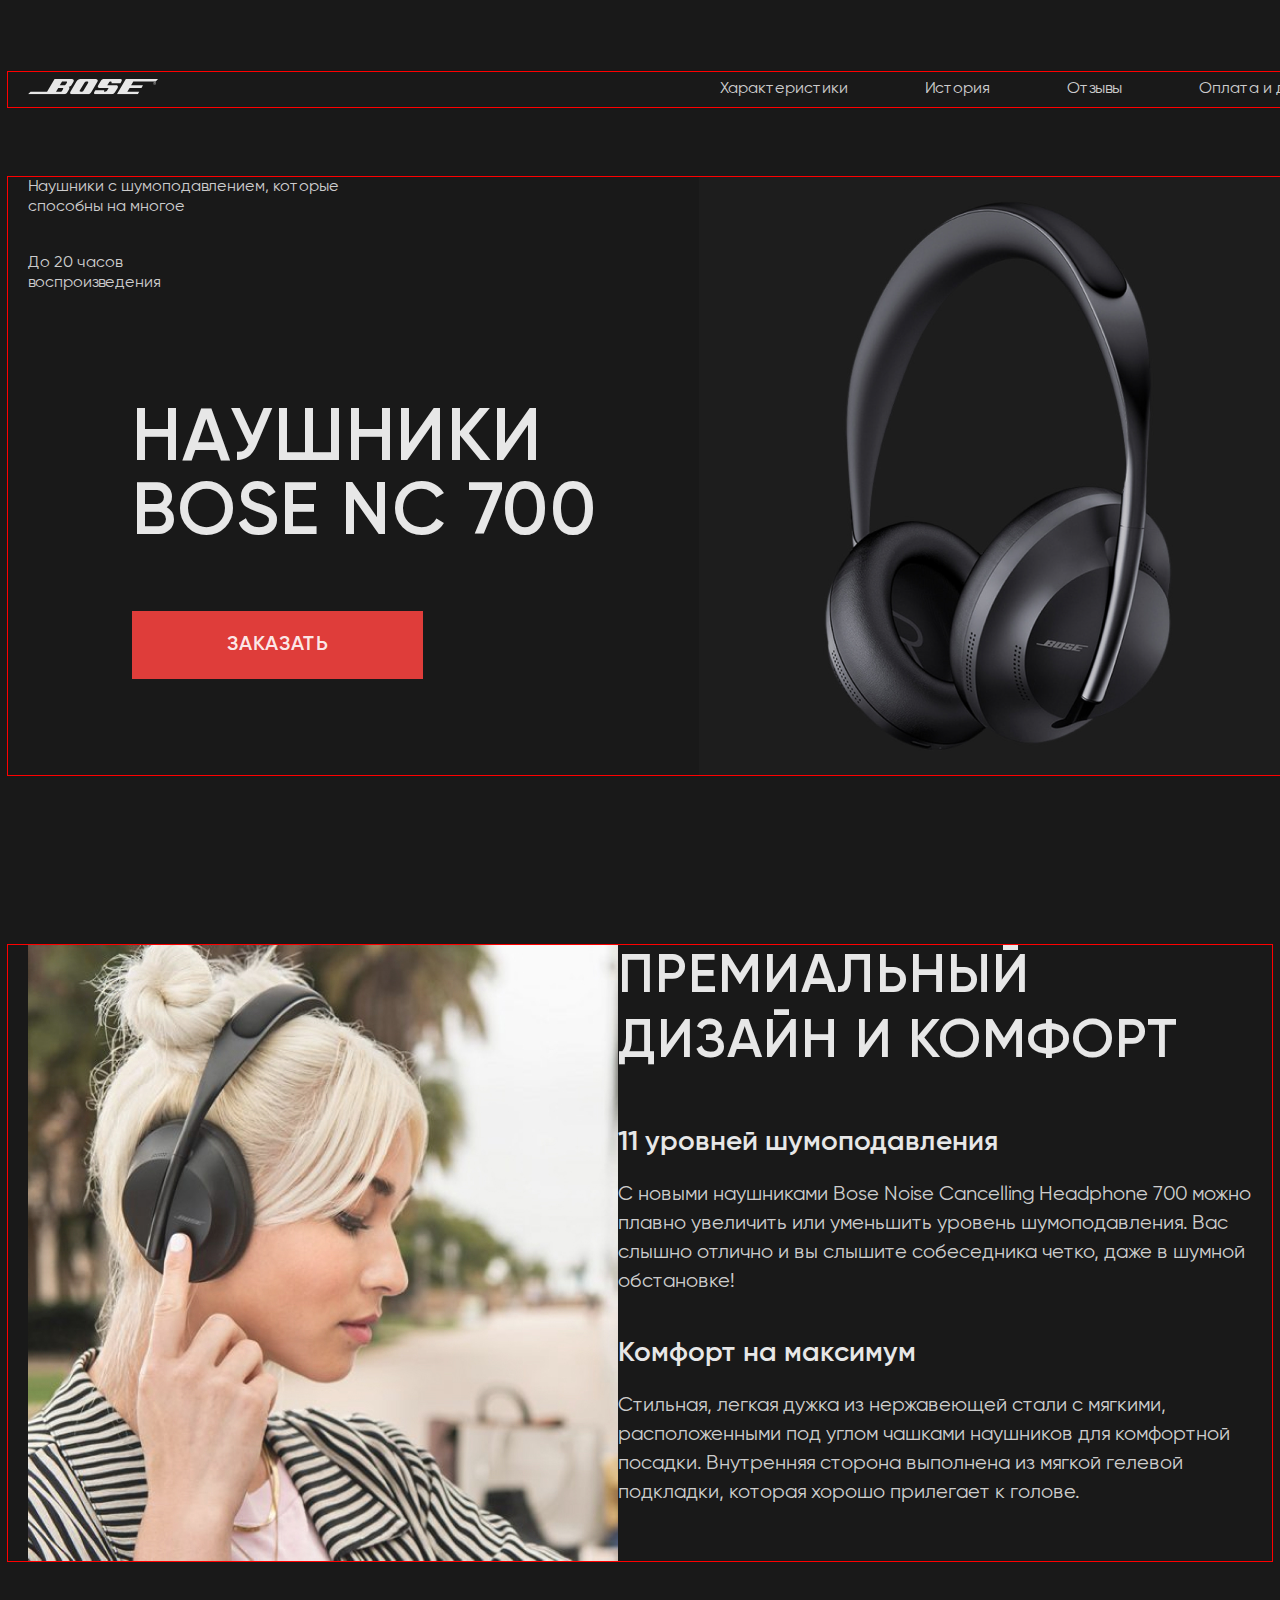
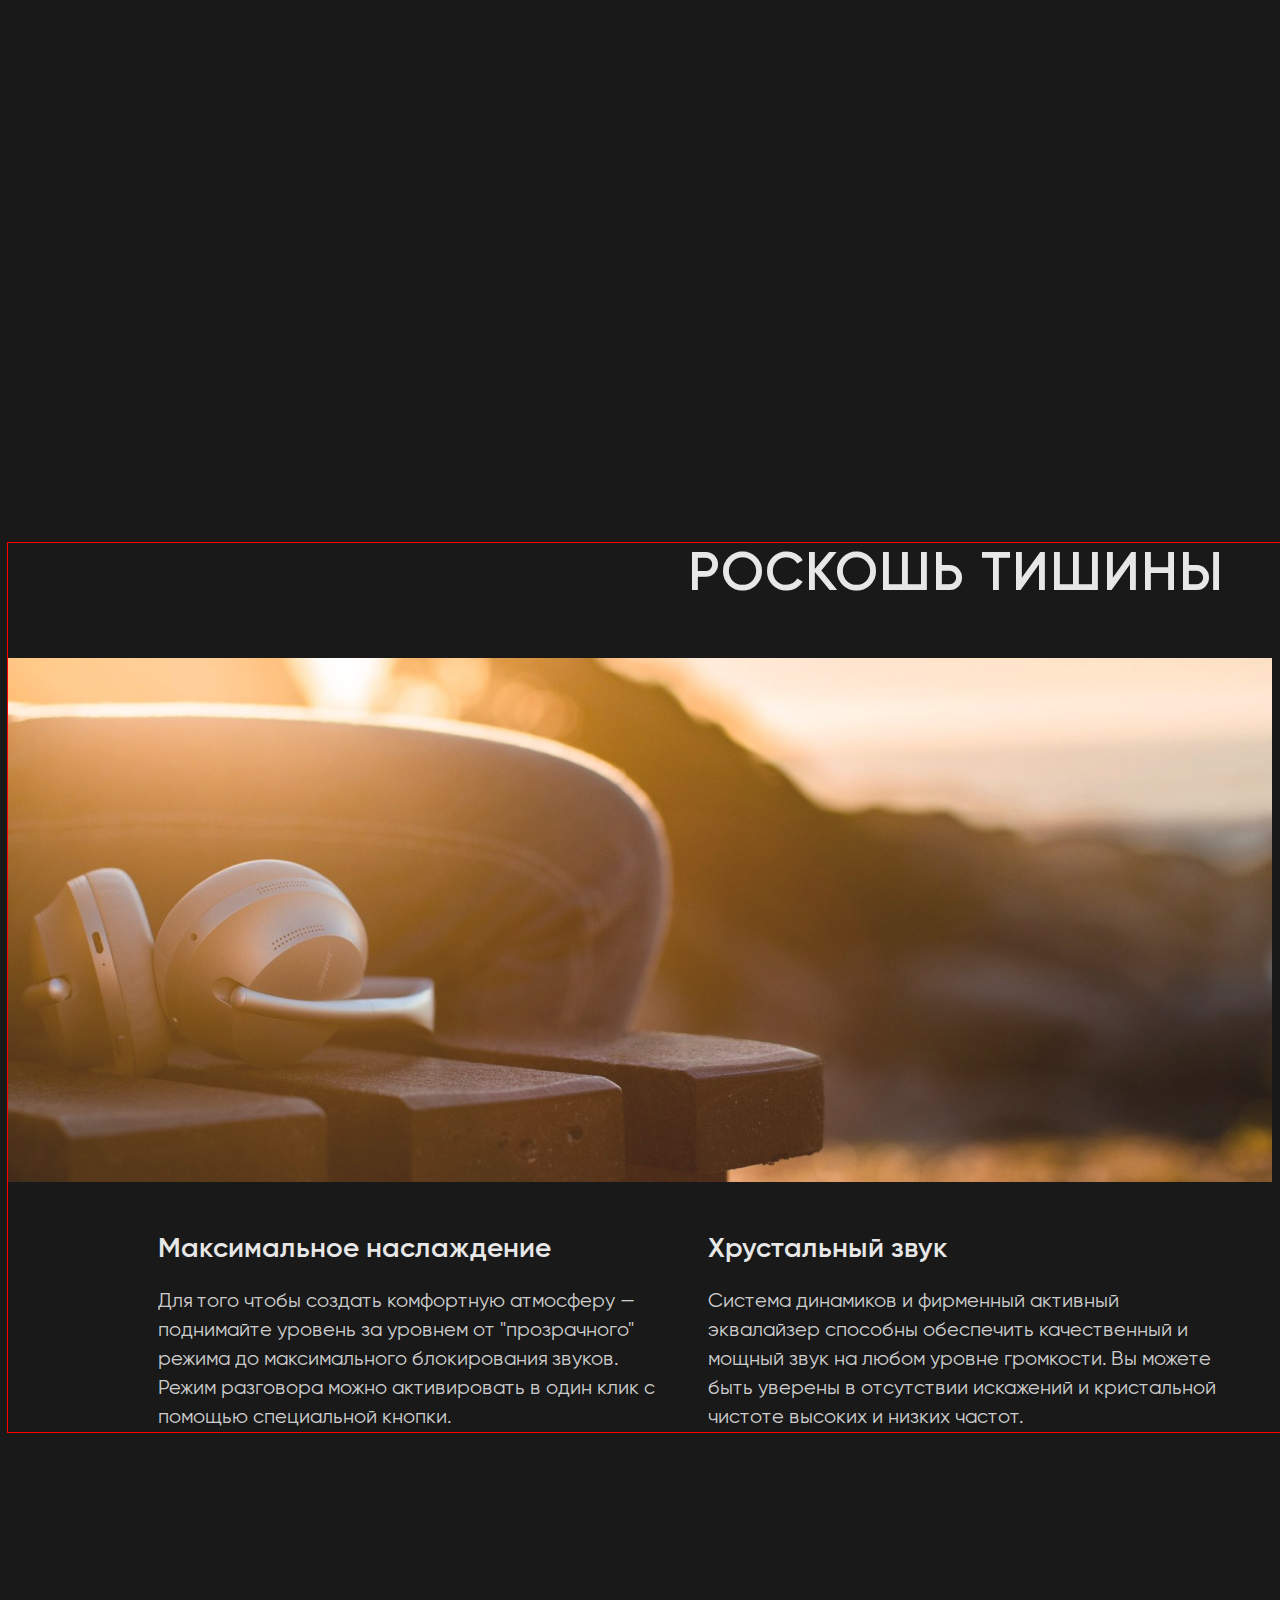
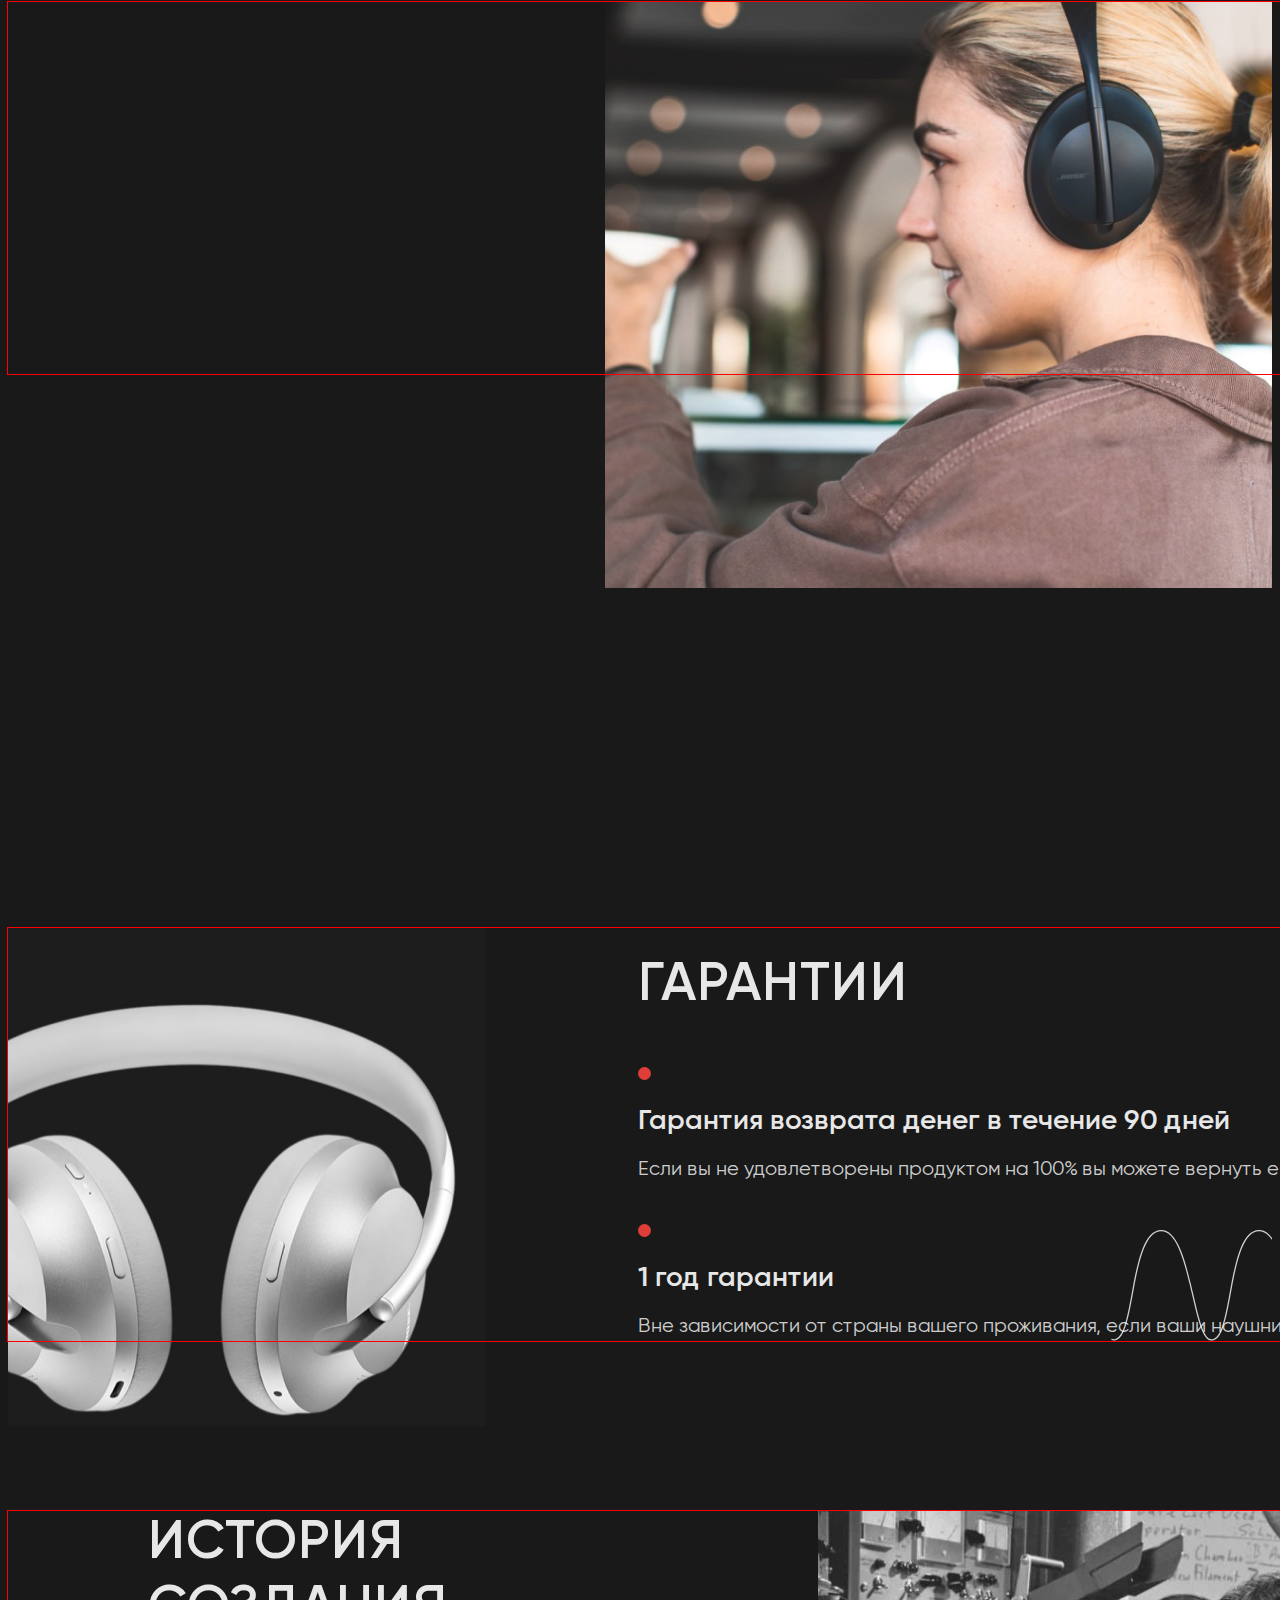
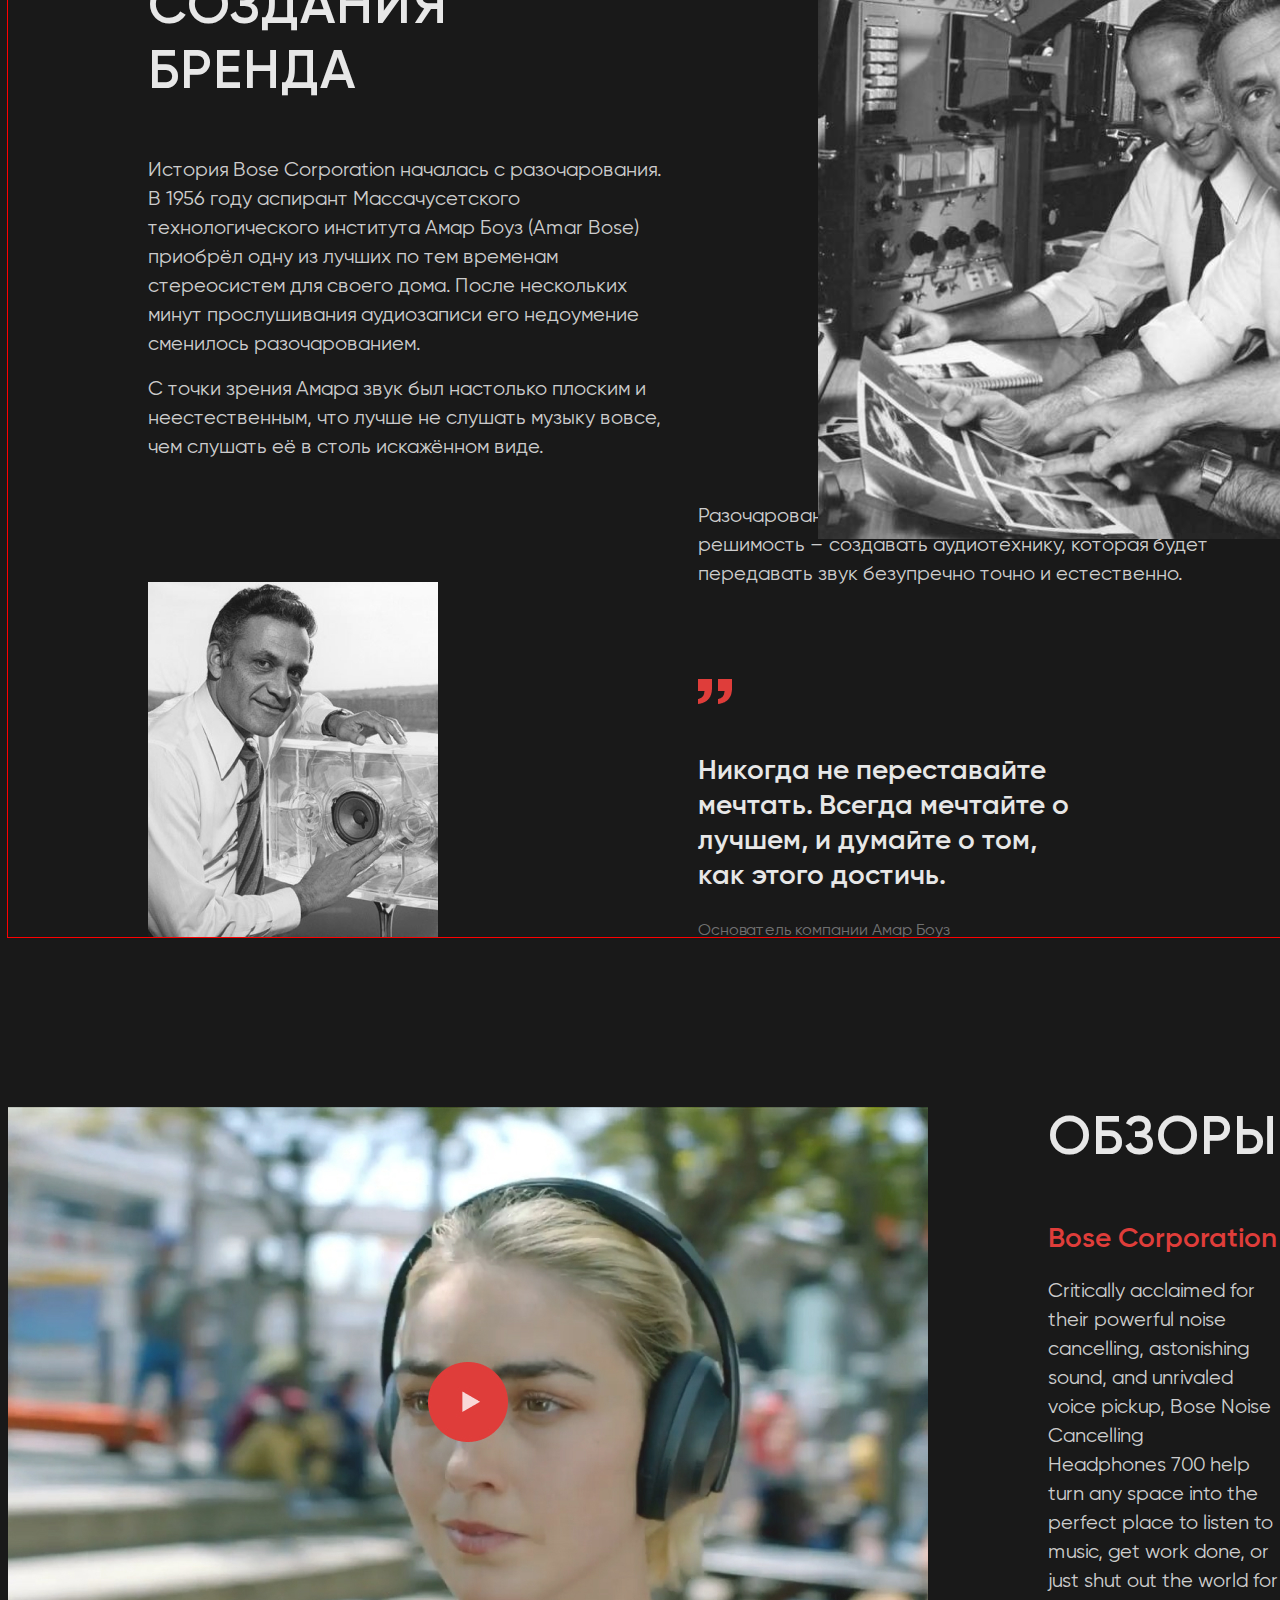
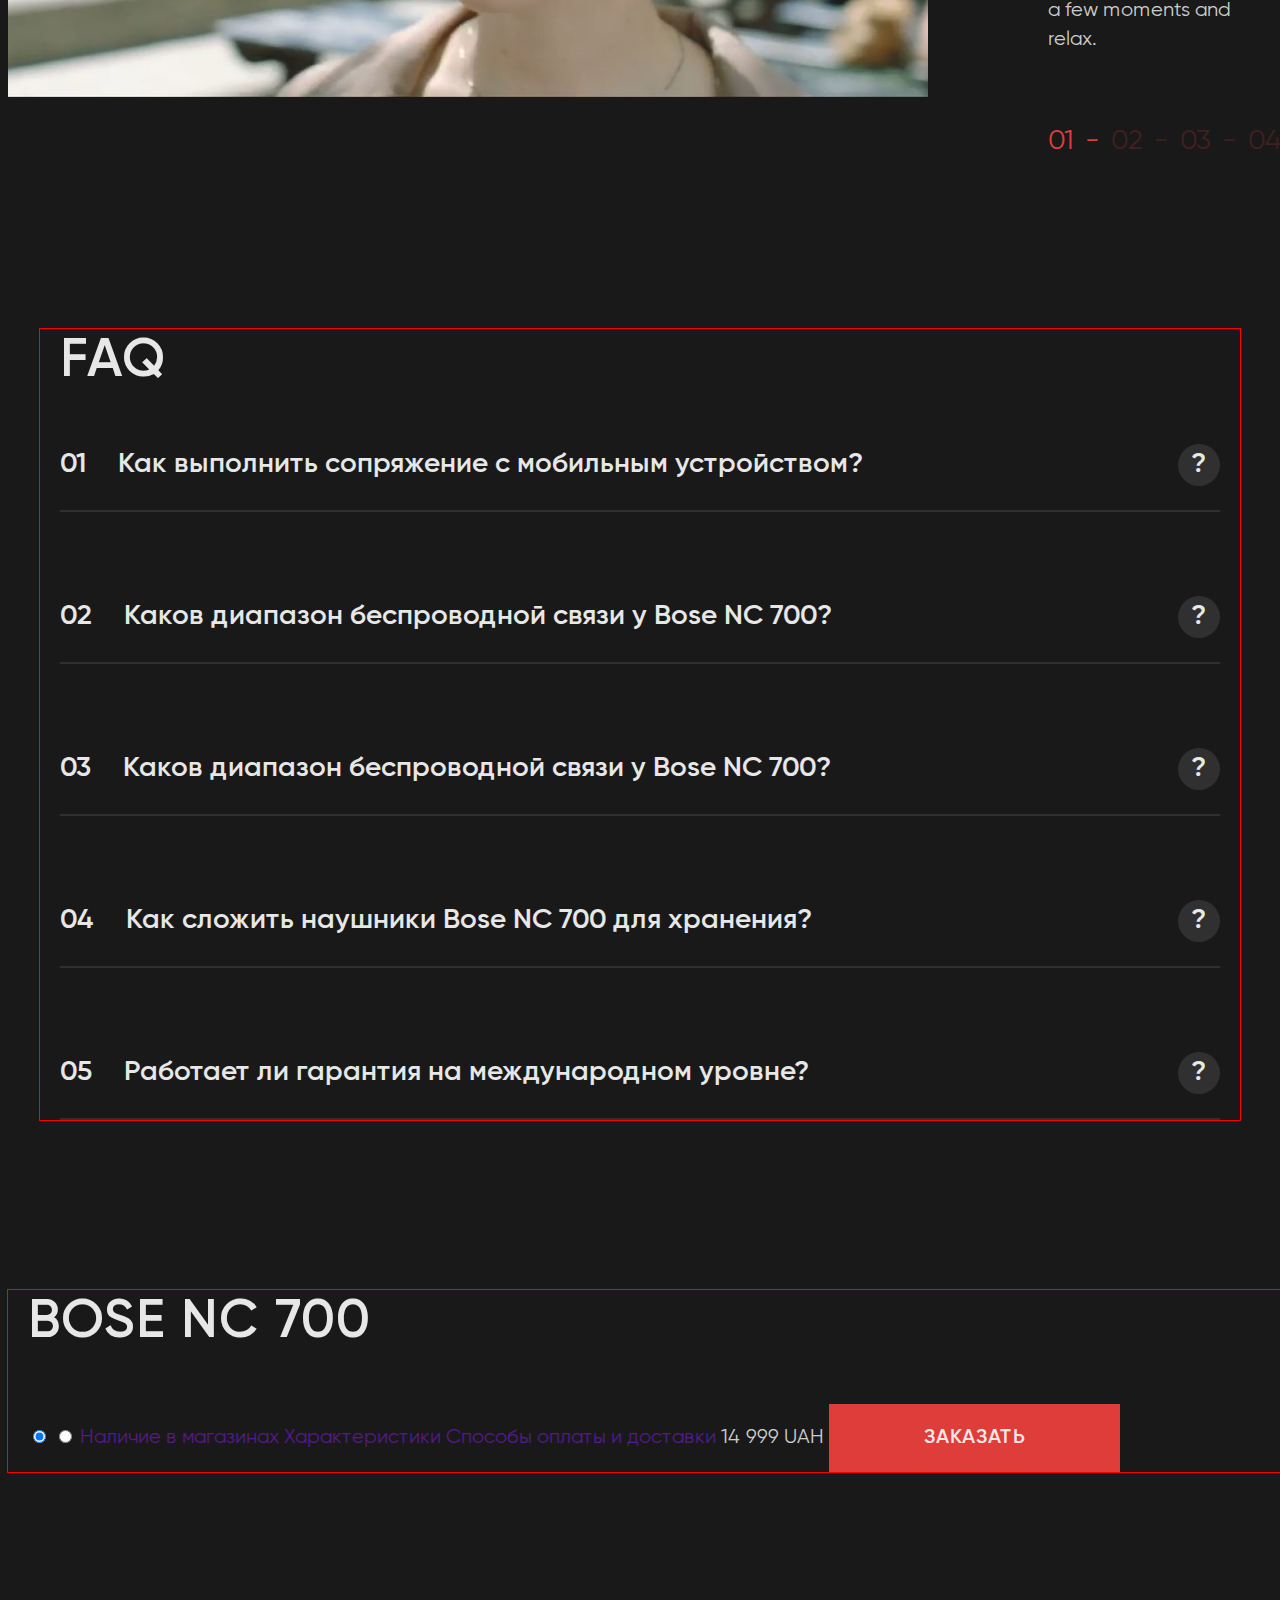
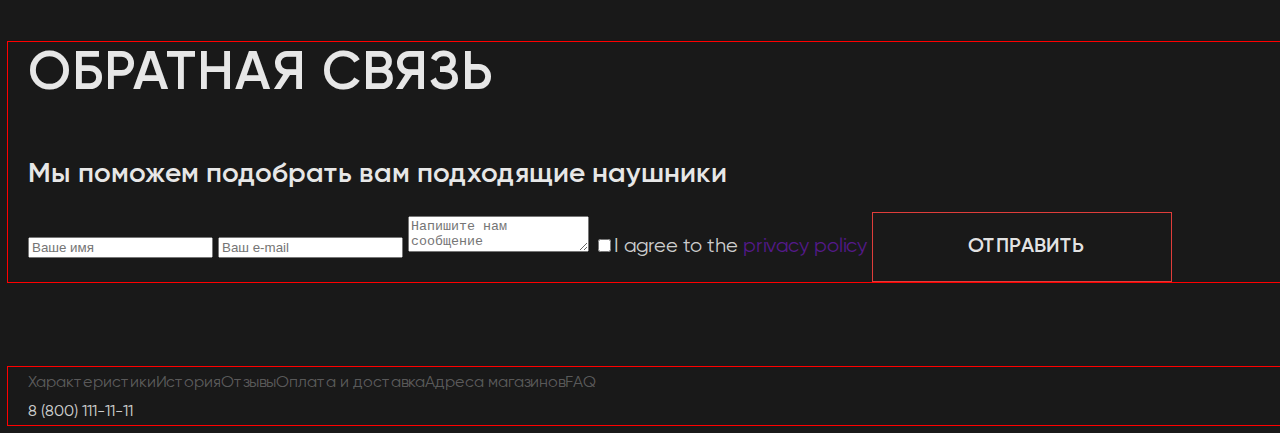
<file: index.html>
<!DOCTYPE html>
<html lang="ru">
  <head>
    <meta charset="UTF-8" />
    <meta http-equiv="X-UA-Compatible" content="IE=edge" />
    <meta name="viewport" content="width=device-width, initial-scale=1.0" />
    <title>Bose NC 700</title>
    <link
      rel="stylesheet"
      href="https://cdnjs.cloudflare.com/ajax/libs/modern-normalize/1.1.0/modern-normalize.min.css"
      integrity="sha512-wpPYUAdjBVSE4KJnH1VR1HeZfpl1ub8YT/NKx4PuQ5NmX2tKuGu6U/JRp5y+Y8XG2tV+wKQpNHVUX03MfMFn9Q=="
      crossorigin="anonymous"
      referrerpolicy="no-referrer"
    />
    <link href="https://unpkg.com/aos@2.3.1/dist/aos.css" rel="stylesheet" />
    <link rel="stylesheet" href="./css/style.css" />
  </head>

  <body>
    <!-- section header -->
    <header class="header">
      <div class="container header-container">
        <a class="header-link" href="" aria-label="Логотип Bose">
          <img src="./img/bose-logo.svg" alt="Логотип Компании" />
        </a>

        <nav class="header-nav">
          <ul class="header-list">
            <li class="header-item">
              <a class="header-item-link" href="">Характеристики</a>
            </li>
            <li class="header-item">
              <a class="header-item-link" href="">История</a>
            </li>
            <li class="header-item">
              <a class="header-item-link" href="">Отзывы</a>
            </li>
            <li class="header-item">
              <a class="header-item-link" href="">Оплата и доставка</a>
            </li>
          </ul>
        </nav>
      </div>
    </header>
    <main>
      <!-- section hero -->
      <section class="hero section">
        <div class="container hero-container">
          <div class="hero-content">
            <p class="hero-description">Наушники с шумоподавлением, которые способны на многое</p>
            <p class="hero-description">До 20 часов воспроизведения</p>
            <div class="hero-wrapper">
              <h1 class="hero-title">Наушники Bose NC 700</h1>
              <button class="btn" type="button" data-modal-open>Заказать</button>
            </div>
          </div>
          <img
            class="hero-image"
            src="./img/hero/img.png"
            alt="Наушники Bose NC 700 "
            width="700"
            height="598"
          />
        </div>
      </section>
      <!-- section design -->
      <section class="design section">
        <div class="container design">
          <img
            class="design-image"
            src="./img/design/design-img.jpg"
            alt="Девушка в наушниках Bose"
            width="590"
            height="616"
          />
          <div class="design-wrapper">
            <h2 class="title">Премиальный дизайн и комфорт</h2>
            <ul class="design-list">
              <li class="design-item">
                <h3 class="subtitle">11 уровней шумоподавления</h3>
                <p class="design-text">
                  С новыми наушниками Bose Noise Cancelling Headphone 700 можно плавно увеличить или
                  уменьшить уровень шумоподавления. Вас слышно отлично и вы слышите собеседника
                  четко, даже в шумной обстановке!
                </p>
              </li>
              <li class="design-item">
                <h3 class="subtitle">Комфорт на максимум</h3>
                <p class="design-text">
                  Стильная, легкая дужка из нержавеющей стали с мягкими, расположенными под углом
                  чашками наушников для комфортной посадки. Внутренняя сторона выполнена из мягкой
                  гелевой подкладки, которая хорошо прилегает к голове.
                </p>
              </li>
            </ul>
          </div>
        </div>
      </section>
      <!-- section benefits -->
      <section class="benefits section" data-aos="fade-up">
        <div class="container">
          <h2 class="title">Способны на многое</h2>
          <ul class="benefits-list">
            <li>
              <ul class="benefits-items-list">
                <li class="benefits-item">Возможность принимать звонки</li>
                <li class="benefits-item">Насыщенное и мощное звучание</li>
                <li class="benefits-item">Опция активного шумоподавления</li>
              </ul>
            </li>
            <li>
              <ul class="benefits-items-list">
                <li class="benefits-item">Непревзойденная система микрофонов</li>
                <li class="benefits-item">Поддержка голосовых помощников</li>
                <li class="benefits-item">Аудиоплатформа дополненной реальности Bose AR</li>
              </ul>
            </li>
          </ul>
        </div>
      </section>
      <!-- section promo -->
      <section class="promo section">
        <div class="container">
          <h2 class="title">Роскошь тишины</h2>
          <ul class="promo-list">
            <li class="promo-list-item">
              <h3 class="subtitle">Максимальное наслаждение</h3>
              <p>
                Для того чтобы создать комфортную атмосферу — поднимайте уровень за уровнем от
                "прозрачного" режима до максимального блокирования звуков. Режим разговора можно
                активировать в один клик с помощью специальной кнопки.
              </p>
            </li>
            <li class="promo-list-item">
              <h3 class="subtitle">Хрустальный звук</h3>
              <p>
                Система динамиков и фирменный активный эквалайзер способны обеспечить качественный и
                мощный звук на любом уровне громкости. Вы можете быть уверены в отсутствии искажений
                и кристальной чистоте высоких и низких частот.
              </p>
            </li>
          </ul>
        </div>
      </section>
      <!-- section features -->
      <section class="features section">
        <div class="features-container container">
          <h2 class="title" data-aos="fade-right">Bose AR</h2>
          <h3 class="subtitle" data-aos="fade-up" data-aos-delay="200">Фирменная технология</h3>
          <p class="features-text" data-aos="fade-up" data-aos-delay="400">
            Bose AR — это уникальная аудиоплатформа дополненной реальности, что открывает перед вами
            новые грани звучания. Она позволяет вам оставаться на связи с реальным миром и
            одновременно погружаться в виртуальную вселенную.
          </p>
        </div>
      </section>
      <!-- section warranty -->
      <section class="garanties section">
        <div class="container container-garanties">
          <h2 class="title">Гарантии</h2>
          <ul class="garanties-list">
            <li class="garanties-item">
              <h3 class="subtitle garanties-subtitle">Гарантия возврата денег в течение 90 дней</h3>
              <p>
                Если вы не удовлетворены продуктом на 100% вы можете вернуть его обратно и получить
                полный возврат денег
              </p>
            </li>
            <li class="garanties-item">
              <h3 class="subtitle garanties-subtitle">1 год гарантии</h3>
              <p>
                Вне зависимости от страны вашего проживания, если ваши наушники сломались, мы вышлем
                вам новые
              </p>
            </li>
          </ul>
          <!-- <img
            src="./img/warranty/warranty-img.jpg"
            alt="Белые наушники"
            width="590"
            height="565"
          /> -->
        </div>
      </section>
      <!-- section brand-history -->
      <section class="brand-history section">
        <div class="container">
          <div class="brand-wrapper">
            <h2 class="title">История создания бренда</h2>
            <p class="brand-history-text">
              История Bose Corporation началась с разочарования. В 1956 году аспирант
              Массачусетского технологического института Амар Боуз (Amar Bose) приобрёл одну из
              лучших по тем временам стереосистем для своего дома. После нескольких минут
              прослушивания аудиозаписи его недоумение сменилось разочарованием.
            </p>
            <p class="brand-history-text">
              С точки зрения Амара звук был настолько плоским и неестественным, что лучше не слушать
              музыку вовсе, чем слушать её в столь искажённом виде.
            </p>
            <img
              class="brand-history-image"
              src="./img/brand-history/img-1.jpg"
              alt="Амар Боуз"
              width="700"
              height="628"
            />
          </div>
          <div class="brand-wrapper">
            <img src="./img/brand-history/img-2.jpg" alt="Амар Боуз" width="290" height="355" />
            <div class="brand-wrapper-text">
              <p class="brand-history-text quote-pre-text">
                Разочарование Боуза переросло в твёрдую решимость – создавать аудиотехнику, которая
                будет передавать звук безупречно точно и естественно.
              </p>
              <blockquote>
                <p class="subtitle brand-history-subtitle">
                  Никогда не переставайте мечтать. Всегда мечтайте о лучшем, и думайте о том, как
                  этого достичь.
                </p>
                <p class="quote-author">Основатель компании Амар Боуз</p>
              </blockquote>
            </div>
          </div>
        </div>
      </section>
      <!-- section overview -->
      <section class="overview section">
        
        <div class=" overview-wrapper">
          <video class="overview-video" src="https://www.youtube.com/watch?v=VqP11Ma_2Fk&ab_channel=Bose"
            poster="./img/overview/poster-1.jpg" width="920" height="590"></video>
          <div class="overview-content">
            <h2 class="title">Обзоры</h2>
            <h3 class="overview-subtitle subtitle">Bose Сorporation</h3>
            <p class="overview-text">
              Critically acclaimed for their powerful noise cancelling, astonishing sound, and
              unrivaled voice pickup, Bose Noise Cancelling Headphones&nbsp;700 help turn any space into
              the perfect place to listen to music, get work done, or just shut out the world for a
              few moments and relax.
            </p>
            
            <ul class="overview-numbers-list">
              <li class="overview-numbers current">01</li>
              <li class="overview-numbers">02</li>
              <li class="overview-numbers">03</li>
              <li class="overview-numbers">04</li>
            </ul>
          </div>
            
        </div>
      </section>
      <!-- section faq -->
      <section class="faq section">
        <div class="container faq-container">
      
          <h2 class="title">FAQ</h2>
          <details class="faq-item">
            <summary class="subtitle">
              <span>Как выполнить сопряжение с мобильным устройством?</span>
               
            </summary>
            <p class="faq-description">
              Во-первых, убедитесь, что ваши наушники включены одним нажатием верхней кнопки на
              задней стороне правого наушника. Затем нажмите и удерживайте кнопку питания в течение
              3x секунд, чтобы перевести наушники в режим сопряжения. Обратите внимание: если вы
              подключаете наушники впервые, они автоматически включаются сразу в этом режиме
              сопряжения. Голосовые подсказки предоставят вам дополнительные инструкции. Мы
              рекомендуем вам использовать приложение Bose Music для завершения процесса сопряжения,
              однако вы также можете использовать настройки Bluetooth на своем устройстве.
            </p>
          </details>
          <details class="faq-item">
            <summary class="subtitle">
              <span>Каков диапазон беспроводной связи у Bose NC 700?</span>
               
            </summary>
            <p class="faq-description">
              Во-первых, убедитесь, что ваши наушники включены одним нажатием верхней кнопки на
              задней стороне правого наушника. Затем нажмите и удерживайте кнопку питания в течение
              3x секунд, чтобы перевести наушники в режим сопряжения. Обратите внимание: если вы
              подключаете наушники впервые, они автоматически включаются сразу в этом режиме
              сопряжения. Голосовые подсказки предоставят вам дополнительные инструкции. Мы
              рекомендуем вам использовать приложение Bose Music для завершения процесса сопряжения,
              однако вы также можете использовать настройки Bluetooth на своем устройстве.
            </p>
          </details>
          <details class="faq-item">
            <summary class="subtitle">
              <span>Каков диапазон беспроводной связи у Bose NC 700?</span>
               
            </summary>
            <p class="faq-description">
              Во-первых, убедитесь, что ваши наушники включены одним нажатием верхней кнопки на
              задней стороне правого наушника. Затем нажмите и удерживайте кнопку питания в течение
              3x секунд, чтобы перевести наушники в режим сопряжения. Обратите внимание: если вы
              подключаете наушники впервые, они автоматически включаются сразу в этом режиме
              сопряжения. Голосовые подсказки предоставят вам дополнительные инструкции. Мы
              рекомендуем вам использовать приложение Bose Music для завершения процесса сопряжения,
              однако вы также можете использовать настройки Bluetooth на своем устройстве.
            </p>
          </details>
          <details class="faq-item">
            <summary class="subtitle">
              <span>Как сложить наушники Bose NC 700 для хранения?</span>
               
            </summary>
            <p class="faq-description">
              Во-первых, убедитесь, что ваши наушники включены одним нажатием верхней кнопки на
              задней стороне правого наушника. Затем нажмите и удерживайте кнопку питания в течение
              3x секунд, чтобы перевести наушники в режим сопряжения. Обратите внимание: если вы
              подключаете наушники впервые, они автоматически включаются сразу в этом режиме
              сопряжения. Голосовые подсказки предоставят вам дополнительные инструкции. Мы
              рекомендуем вам использовать приложение Bose Music для завершения процесса сопряжения,
              однако вы также можете использовать настройки Bluetooth на своем устройстве.
            </p>
          </details>
          <details class="faq-item">
            <summary class="subtitle">
              <span>Работает ли гарантия на международном уровне?</span>
               
            </summary>
            <p class="faq-description">
              Во-первых, убедитесь, что ваши наушники включены одним нажатием верхней кнопки на
              задней стороне правого наушника. Затем нажмите и удерживайте кнопку питания в течение
              3x секунд, чтобы перевести наушники в режим сопряжения. Обратите внимание: если вы
              подключаете наушники впервые, они автоматически включаются сразу в этом режиме
              сопряжения. Голосовые подсказки предоставят вам дополнительные инструкции. Мы
              рекомендуем вам использовать приложение Bose Music для завершения процесса сопряжения,
              однако вы также можете использовать настройки Bluetooth на своем устройстве.
            </p>
          </details>
        </div>
      </section>
      <!-- section order -->
      <section class="order section">
        <div class="container">
          <h2 class="title">Bose nc 700</h2>
          <form class="order-form">
            <span class="order-color">
              <label>
                <input type="radio" name="color" id="black-color" checked />
              </label>
              <label>
                <input type="radio" name="color" id="white-color" />
              </label>
            </span>
            <label>
              <a href="">Наличие в магазинах</a>
              <a href="">Характеристики</a>
              <a href="">Способы оплаты и доставки</a>
            </label>
            <label>14 999 UAH</label>
            <button class="btn" type="submit">Заказать</button>
          </form>
        </div>
      </section>
      <!-- section feedback -->
      <section class="feedback section">
        <div class="container">
          <h2 class="title">Обратная связь</h2>
          <p class="feedback-text subtitle">Мы поможем подобрать вам подходящие наушники</p>
          <form class="feedback-form">
            <label class="feedback-label">
              <input class="feedback-input" type="text" name="name" placeholder="Ваше имя" />
            </label>
            <label class="feedback-label">
              <input class="feedback-input" type="email" name="email" placeholder="Ваш e-mail" />
            </label>
            <label class="feedback-label">
              <textarea
                class="feedback-input feedback-input--textarea"
                name="message"
                placeholder="Напишите нам сообщение"
              ></textarea>
            </label>
            <label class="feedback-label">
              <input class="feedback-accept" name="accept" type="checkbox" required />I agree to the
              <a class="feedback-link" href="" target="_blank" rel="noreferrer noopener"
                >privacy policy
              </a>
            </label>
            <button class="btn-accent btn" type="submit">Отправить</button>
          </form>
        </div>
      </section>
    </main>
    <!-- section footer -->
    <footer class="footer">
      <div class="container">
        <ul class="footer-list">
          <li class="footer-item">
            <a class="footer-link" href="">Характеристики</a>
          </li>
          <li class="footer-item">
            <a class="footer-link" href="">История</a>
          </li>
          <li class="footer-item">
            <a class="footer-link" href="">Отзывы</a>
          </li>
          <li class="footer-item">
            <a class="footer-link" href="">Оплата и доставка</a>
          </li>
          <li class="footer-item">
            <a class="footer-link" href="">Адреса магазинов</a>
          </li>
          <li class="footer-item">
            <a class="footer-link" href="">FAQ</a>
          </li>
        </ul>
        <a class="footer-link footer-link--tel" href="tel:88001111111">8 (800) 111-11-11</a>
      </div>
    </footer>
    <div class="backdrop is-hidden" data-modal>
      <div class="modal">
        <button class="modal-button" type="button" data-modal-close>x</button>
      </div>
    </div>
    <!-- JAVA-SCRIPT -->
    <script src="https://unpkg.com/aos@2.3.1/dist/aos.js"></script>
    <script src="./js/animate.js"></script>
    <script src="./js/modal.js"></script>
  </body>
</html>
</file>
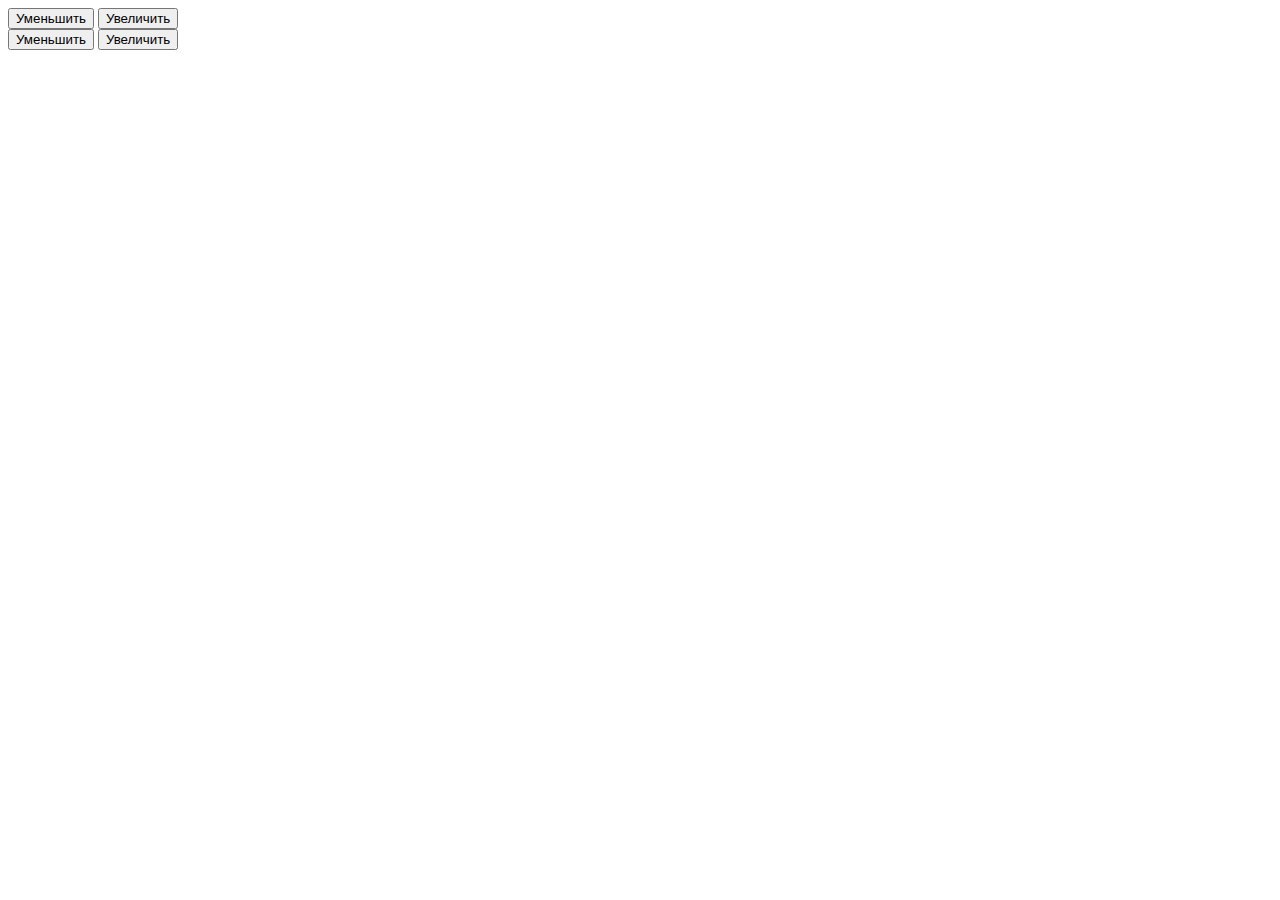
<file: counter.html>
<!DOCTYPE html>
<html lang="en">
  <head>
    <meta charset="UTF-8" />
    <meta http-equiv="X-UA-Compatible" content="IE=edge" />
    <meta name="viewport" content="width=device-width, initial-scale=1.0" />
    <title>Прототипное наследование</title>
  </head>
  <body>
    <div id="counter1">
      <button data-increment>Уменьшить</button>
      <span data-value></span>
      <button data-decrement>Увеличить</button>
    </div>
    <div id="counter2">
      <button data-increment>Уменьшить</button>
      <span data-value></span>
      <button data-decrement>Увеличить</button>
    </div>

    <!-- <script src="./js/counter.js" type="module"></script> -->
  </body>
</html>
</file>
<file: css/style.css>
@font-face {
  font-family: "Gilroy";
  font-style: normal;
  font-weight: 400;
  font-display: swap;
  src: url(../fonts/Gilroy-Regular.woff), url(../fonts/Gilroy-Regular.woff2);
}
@font-face {
  font-family: "Gilroy";
  font-style: normal;
  font-weight: 600;
  font-display: swap;
  src: url(../fonts/Gilroy-Semibold.woff), url(../fonts/Gilroy-Semibold.woff2);
}
:root {
  /* background colors */
  --main-bg-cl: #191919;

  /* text colors */
  --primary-color-text: rgba(255, 255, 255, 0.8);
  --title-color-text: #e7e7e7;
  --second-color-text: rgba(255, 255, 255, 0.3);
  --primary-btn-color-text: rgba(255, 255, 255, 0.9);
  --primary-btn: #df3d3a;
  --accent-text-color: #df3d3a;
  --hover-btn: #b5302d;
  --hover-btn-border: rgba(255, 255, 255, 0.8);

  /* grid layout */
  --indent: 40px;
  --item: 3;
}
/* Common styles */
body {
  font-family: Gilroy, sans-serif;
  font-weight: 400;
  font-size: 20px;
  line-height: 1.45;
  color: var(--primary-color-text);
  background-color: var(--main-bg-cl);
  overflow-x: hidden;

  counter-reset: section; /* Set a counter named 'section', and its initial value is 0. */
}
ul {
  list-style: none;
  padding: 0;
}
a {
  text-decoration: none;
}
h1,
h2,
h3,
h4,
h5,
h6,
p,
ul,
blockquote {
  margin: 0;
  padding: 0;
}

/* Utils */
.section {
  padding-top: 85px;
  padding-bottom: 85px;
}
.container {
  margin-left: auto;
  margin-right: auto;
  width: 1320px;
  padding-left: 20px;
  padding-right: 20px;
  outline: 1px solid red;
}
.title {
  font-weight: 600;
  font-size: 54px;
  line-height: 1.2;
  letter-spacing: 0.02em;
  text-transform: uppercase;
  color: var(--title-color-text);
  margin-bottom: 50px;
}
.subtitle {
  font-weight: 600;
  font-size: 28px;
  line-height: 1.25;
  color: var(--title-color-text);
  margin-bottom: 20px;
}
.btn {
  max-width: 300px;
  padding: 22px 95px;
  font-family: Gilroy, sans-serif;
  font-style: normal;
  font-weight: 600;
  font-size: 20px;
  line-height: 1.2;
  letter-spacing: 0.02em;
  text-transform: uppercase;
  color: var(--primary-btn-color-text);
  background-color: var(--primary-btn);
  border: none;
  cursor: pointer;
  transition: background-color 400ms ease-in-out;
}
.btn:hover,
.btn:focus {
  background-color: var(--hover-btn);
}
.btn-accent {
  color: var(--primary-btn-color-text);
  background-color: transparent;
  border: 1px solid var(--primary-btn);
  transition-property: color, border;
  transition-duration: 400ms;
  transition-timing-function: ease-in-out;
}
.btn-accent:hover,
.btn-accent:focus {
  border: 1px solid rgba(255, 255, 255, 0.8);
  color: var(--hover-btn);
  background-color: transparent;
}

/* grid layout */
.grid {
  display: flex;
  flex-wrap: wrap;
  margin-right: calc(-1 * var(--indent));
  margin-bottom: calc(-1 * var(--indent));
}
.grid-item {
  flex-basis: calc(100% / var(--item) + calc(-1 * var(--indent)));
  margin-right: var(--indent);
  margin-bottom: var(--indent);
}

/* HEADER */
.header {
  padding-top: 64px;
  padding-bottom: 70px;
}
.header-container {
  display: flex;
  justify-content: space-between;
  align-items: center;
}
.header-nav {
  font-size: 16px;
  line-height: 1.19;
  color: rgba(255, 255, 255, 0.8);
}
.header-item-link {
  display: block;
  padding-top: 8px;
  padding-bottom: 8px;
  font-size: 16px;
  line-height: 1.19;
  color: var(--primary-color-text);
}
.header-list {
  display: flex;
  align-items: center;
}
.header-item + .header-item {
  margin-left: 77px;
}

@keyframes logoAnimation {
  0% {
    transform: translateY(-100px);
    opacity: 0;
  }

  50% {
    transform: translateY(0) rotate(0);
    opacity: 1;
  }

  /* 80% {
    transform: translateY(-100px);
  } */

  100% {
    transform: translateY(0) rotate(720deg);
  }
}

.header-link {
  /* opacity: 0; */

  animation: logoAnimation 5000ms ease-in;
}

/* HERO */
.hero {
  padding-top: 0;
}
.hero-container {
  display: flex;
}
.hero-description {
  font-size: 16px;
  line-height: 1.25;
  color: var(--primary-color-text);
  max-width: 320px;
  margin-bottom: 36px;
}
.hero-description:last-of-type {
  max-width: 135px;
  margin-bottom: 110px;
}
.hero-wrapper {
  margin-left: 104px;
}
.hero-title {
  font-weight: 600;
  font-size: 74px;
  line-height: 1;
  letter-spacing: 0.02em;
  text-transform: uppercase;
  color: var(--title-color-text);
  margin-bottom: 60px;
  width: 485px;
}
.hero-image {
  display: block;
  margin-left: auto;
}

/* DESIGN */
.design {
  display: flex;
  justify-content: space-between;
}
.design-wrapper .title {
  width: 620px;
}
.design-item:not(:last-child) {
  margin-bottom: 40px;
}

/* BENEFITS */

.benefits .container {
  width: 1128px;
}

.benefits-list {
  display: flex;
  justify-content: space-between;
}

.benefits-item {
  display: flex;
  align-items: center;
  margin-bottom: 20px;
}

.benefits-item::before {
  content: "";
  width: 13px;
  height: 13px;
  border-radius: 50%;
  background-color: var(--primary-btn);

  margin-right: 24px;
}

.benefits-item:last-child {
  margin-bottom: 0;
}

/*  PROMO */

.promo {
  background-image: url(../img/promo/promo-bg.jpg);
  background-repeat: no-repeat;
  /* background-position: top 200px left calc(100% / 2); */
  background-position: top 200px left 50%;
  background-size: 1440px 524px;
}

.promo .title {
  margin-bottom: 624px;
  margin-left: 660px;
}

.promo-list {
  display: flex;
  justify-content: center;
}

.promo-list-item:not(:last-child) {
  margin-right: 40px;
}
.promo-list-item {
  width: 510px;
}

/* FEATURES */

.features {
  min-height: 756px;
  background-image: url(../img/features/feature-img.jpg);
  background-repeat: no-repeat;
  background-size: 700px 586px;
  background-position: top 85px left calc(100% / 2 + 315px);
}

.features-container {
  position: relative;
}

/* .features-container::after {
  position: absolute;
  top: 0;
  right: 0;

  content: "";
  display: block;
  width: 700px;
  height: 586px;
  background-image: url(../img/features/feature-img.jpg);
} */

.features-text {
  width: 380px;
}

/* GARANTIES */
.garanties {
  background-image: url(../img/warranty/warranty-img.jpg),
    url(../img/warranty/warranty-icon.svg);
  background-repeat: no-repeat;
  background-position: top 85px left calc(50% - 450px),
    bottom 85px right calc(50% - 600px);
  background-size: 590px 565px, 300px 111px;
}
.container-garanties {
  padding-left: 630px;
  padding-right: 240px;
  padding-top: 25px;
}
.garanties-item {
  padding-top: 37px;
  /* 24+13 */
  position: relative;
}
.garanties-item:not(:last-child) {
  margin-bottom: 40px;
}
.garanties-item::before {
  content: "";
  position: absolute;
  display: block;
  left: 0;
  top: 0;
  width: 13px;
  height: 13px;
  border-radius: 50%;
  background-color: var(--accent-text-color);
}
.garanties-subtitle {
  margin-bottom: 16px;
}

/* History */
/* Оформление через фоновое изображение */
/* .brand-history {
  background-image: url(../img/brand-history/img-1.jpg);
  background-repeat: no-repeat;
  background-position: top 85px left calc(50% + 400px);
} */

.brand-wrapper {
  padding-left: 120px;
}

.brand-wrapper:first-child {
  margin-bottom: 40px;
  width: 520px;
  position: relative;
}
.brand-history-text:not(:last-child) {
  margin-bottom: 16px;
}
.brand-wrapper:last-child {
  display: flex;
  align-items: flex-end;
}
/* Оформление через контентное изображение */
.brand-history-image {
  position: absolute;
  top: 0;
  left: calc(100% + 150px);
}
.brand-wrapper-text {
  margin-left: 260px;
  max-width: 510px;
}
.brand-history-text.quote-pre-text {
  margin-bottom: 90px;
}
.brand-history-subtitle {
  padding-top: 75px;
  position: relative;
  max-width: 382px;
  margin-bottom: 32px;
}
.brand-history-subtitle::before {
  content: "";
  display: block;
  width: 34px;
  height: 25px;
  position: absolute;
  top: 0;
  left: 0;
  background-image: url(../img/brand-history/decor-quotes.png);
  background-repeat: no-repeat;
}
.quote-author {
  font-size: 16px;
  line-height: 0.7;
  color: rgba(255, 255, 255, 0.4);
}

/* OVERVIEW */

.overview-video {
  margin-right: 120px;
}
.overview-wrapper {
  max-width: 1440px;
  margin: 0 auto;
  display: flex;
}
.overview-content {
  width: 258px;
}
.overview-subtitle {
  color: var(--accent-text-color);
}

.overview-text {
  margin-bottom: 70px;
}

.overview-numbers-list {
  display: flex;
}
.overview-numbers {
  font-size: 28px;
  line-height: 1.25;
  color: var(--accent-text-color);
  opacity: 0.2;
  margin-right: 12px;
}
.overview-numbers:last-child {
  margin-right: 0;
}
.overview-numbers:not(:last-child)::after {
  content: "-";
  margin-left: 12px;
}
.overview-numbers.current {
  opacity: 1;
}

/* FAQ */
.faq-container {
  width: 1160px;
}
.faq-item {
  padding-bottom: 24px;
  border-bottom: 2px solid rgba(255, 255, 255, 0.1);
}
.faq-item:not(:last-child) {
  margin-bottom: 84px;
}

.faq .subtitle {
  margin: 0;

  list-style: none;

  display: flex;
  align-items: center;
  cursor: pointer;
}
.faq .subtitle::before {
  counter-increment: section;
  content: "0" counter(section);
  margin-right: 32px;
}

.faq .subtitle::after {
  content: "?";
  margin-left: auto;
  width: 42px;
  height: 42px;
  display: flex;
  justify-content: center;
  align-items: center;
  border-radius: 50%;
  background-color: rgba(255, 255, 255, 0.1);
}

.faq-description {
  margin-top: 16px;
  padding: 0 62px;
}
/* FOOTER */
.footer-list {
  display: flex;
  align-items: center;
}
.footer-link {
  font-size: 16px;
  line-height: 1.25;
  color: rgba(255, 255, 255, 0.3);
}
.footer-link.footer-link--tel {
  color: var(--primary-color-text);
}
/* MODAL FORM */
.backdrop {
  position: fixed;
  top: 0;
  left: 50%;
  transform: translateX(-50%);
  min-height: 100vh;
  min-width: 100vw;
  background-color: rgba(255, 255, 255, 0.4);
  transition: opacity 400ms ease-in-out, visibility 400ms ease-in-out;
}
.modal {
  position: absolute;
  top: 50%;
  left: 50%;
  transform: translate(-50%, -50%) scale(1);
  height: 400px;
  width: 300px;
  background-color: var(--main-bg-cl);
  border-radius: 10px;
  transition: 500ms cubic-bezier(0.34, 1.56, 0.64, 1);
}
.backdrop.is-hidden .modal {
  transform: translate(-50%, -50%) scale(0);
}
.modal-button {
  position: absolute;
  top: 10px;
  right: 10px;
  color: white;
  padding: 0;
  cursor: pointer;
  border: 1px solid var(--hover-btn);
  border-radius: 50%;
  width: 30px;
  height: 30px;
  background-color: transparent;
  vertical-align: middle;
}

.backdrop.is-hidden {
  opacity: 0;
  visibility: hidden;
  pointer-events: none;
}
</file>
